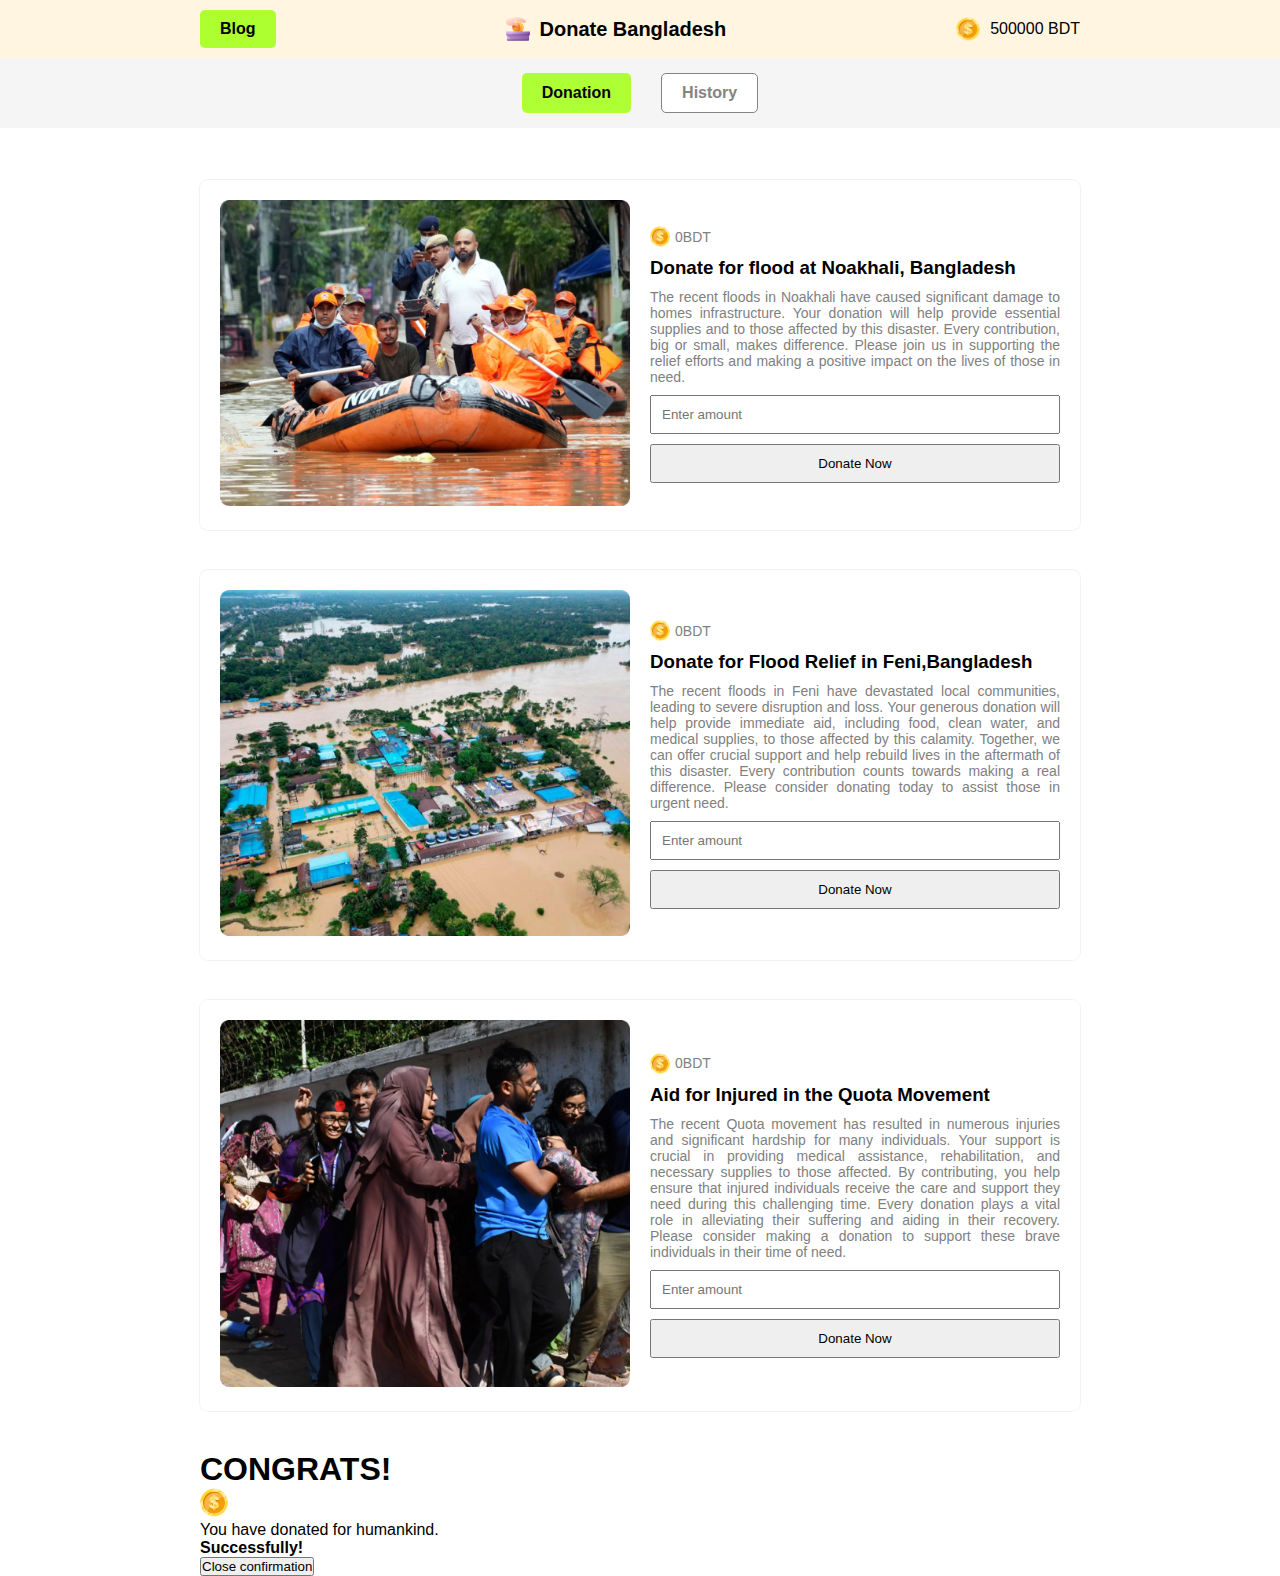
<file: index.html>
<!DOCTYPE html>
<html>
  <head>
    <title>Donation Site</title>

    <link rel="stylesheet" href="styles/general.css">
    <link rel="stylesheet" href="styles/header.css">
    <link rel="stylesheet" href="styles/main.css">
  </head>
  <body>
    <header>
      <section id="navbar">
        <div id="nav-left-section">
          <button id="blog-button">Blog</button>
        </div>
        <div id="nav-middle-section">
          <img src="assets/logo.png">
          <h1>Donate Bangladesh</h1>
        </div>
        <div id="nav-right-section">
          <img src="assets/coin.png">
          <p><span id="personal-balance">500000</span> BDT</p>
        </div>
      </section>
      <section id="toggle-section">
        <button id="btn-toggle-donation">Donation</button>
        <button id="btn-toggle-history">History</button>
      </section>
    </header>
    <main>
      <section id="all-event-container">
        <section class="event-container">
          <div id="left-section">
            <img src="assets/noakhali.png">
          </div>
          <div id="right-section">
            <div id="show-total-donation">
              <img src="assets/coin.png">
              <p><span id="fund-raised-amount-noakhali">0</span>BDT</p>
            </div>
            <h3 id="event-title-noakhali">Donate for flood at Noakhali, Bangladesh</h3>
            <p>The recent floods in Noakhali have caused significant damage to homes infrastructure. Your donation will help provide essential supplies and to those affected by this disaster. Every contribution, big or small, makes difference. Please join us in supporting the relief efforts and making a positive impact on the lives of those in need.</p>
            <input type="number" id="donation-amount-noakhali" placeholder="Enter amount">
            <button id="donate-button-noakhali">Donate Now</button>
          </div>
        </section>

        <section class="event-container">
          <div id="left-section">
            <img src="assets/feni.png">
          </div>
          <div id="right-section">
            <div id="show-total-donation">
              <img src="assets/coin.png">
              <p><span id="fund-raised-amount-feni">0</span>BDT</p>
            </div>
            <h3 id="event-title-feni">Donate for Flood Relief in Feni,Bangladesh</h3>
            <p>The recent floods in Feni have devastated local communities, leading to severe disruption and loss. Your generous donation will help provide immediate aid, including food, clean water, and medical supplies, to those affected by this calamity. Together, we can offer crucial support and help rebuild lives in the aftermath of this disaster. Every contribution counts towards making a real difference. Please consider donating today to assist those in urgent need.</p>
            <input type="number" id="donation-amount-feni" placeholder="Enter amount">
            <button id="donate-button-feni">Donate Now</button>
          </div>
        </section>

        <section class="event-container">
          <div id="left-section">
            <img src="assets/quota-protest.png">
          </div>
          <div id="right-section">
            <div id="show-total-donation">
              <img src="assets/coin.png">
              <p><span id="fund-raised-amount-movement">0</span>BDT</p>
            </div>
            <h3 id="event-title-movement">Aid for Injured in the Quota Movement</h3>
            <p>The recent Quota movement has resulted in numerous injuries and significant hardship for many individuals. Your support is crucial in providing medical assistance, rehabilitation, and necessary supplies to those affected. By contributing, you help ensure that injured individuals receive the care and support they need during this challenging time. Every donation plays a vital role in alleviating their suffering and aiding in their recovery. Please consider making a donation to support these brave individuals in their time of need.</p>
            <input type="number" id="donation-amount-movement" placeholder="Enter amount">
            <button id="donate-button-movement">Donate Now</button>
          </div>
        </section>
      </section>
      <section id="all-donation-records">
        <h1>Donation Records</h1>
        <section id="donation-records-container">

        </section>
      </section>

      <!-- modal start -->
      <section id="modal-container">
        <div id="modal-box">
          <h1>CONGRATS!</h1>
          <img src="assets/coin.png">
          <p>You have donated for humankind.</p>
          <p><strong>Successfully!</strong></p>
          <button id="close-confirmation">Close confirmation</button>
        </div>
      </section>
      <!-- modal end -->
    </main>
    <footer>

    </footer>

    <script src="scripts/utilities.js"></script>
    <script src="scripts/toggle.js"></script>
    <script src="scripts/donate.js"></script>
  </body>
</html>
</file>
<file: styles/general.css>
* {
  margin: 0;
  padding: 0;
  font-family: Arial, Helvetica, sans-serif;
}

body {
  padding: 140px 200px 0 200px;
}

button {
  cursor: pointer;
}

a {
  text-decoration: none;
  color: black;
}
</file>
<file: styles/header.css>
header {
  position: fixed;
  top: 0;
  left: 0;
  right: 0;
  
}

#navbar {
  background-color: rgb(255, 245, 225);
  display: flex;
  justify-content: space-between;
  align-items: center;
  padding: 10px 200px;
}

#blog-button,
#home-button,
#btn-toggle-donation,
#btn-toggle-history {
  border: none;
  background-color: greenyellow;
  color: black;
  padding: 10px 20px;
  font-size: 16px;
  font-weight: bold;
  border-radius: 5px;
}

#nav-middle-section,
#nav-right-section {
  display: flex;
  align-items: center;
  gap: 10px;
}

#nav-middle-section img,
#nav-right-section img {
  width: 24px;
}

#nav-middle-section h1 {
  font-size: 20px;
}

/* toggle section */
#toggle-section {
  background-color: whitesmoke;
  display: flex;
  justify-content: center;
  gap: 30px;
  padding: 15px 200px;
  opacity: 0.97;
}

#btn-toggle-history {
  background-color: white;
  border: 1px solid gray;
  color: gray;
}
</file>
<file: styles/main.css>
.event-container {
  padding: 20px;
  margin: 40px 0;
  display: grid;
  grid-template-columns: 1fr 1fr;
  gap: 20px;
  align-items: center;
  border-radius: 8px;
  box-shadow: rgba(0, 0, 0, 0.05) 0px 0px 0px 1px;
}

#left-section img {
  width: 100%;
}

/* right section start */

#right-section {
  display: flex;
  flex-direction: column;
  gap: 10px;
}

#show-total-donation {
  display: flex;
  align-items: center;
  gap: 5px;
}

#show-total-donation img {
  width: 20px;
}

#right-section p {
  font-size: 14px;
  color: gray;
  text-align: justify;
}

#right-section input {
  padding: 10px;
}

#right-section button {
  padding: 10px;
}

/* right section end */
</file>
